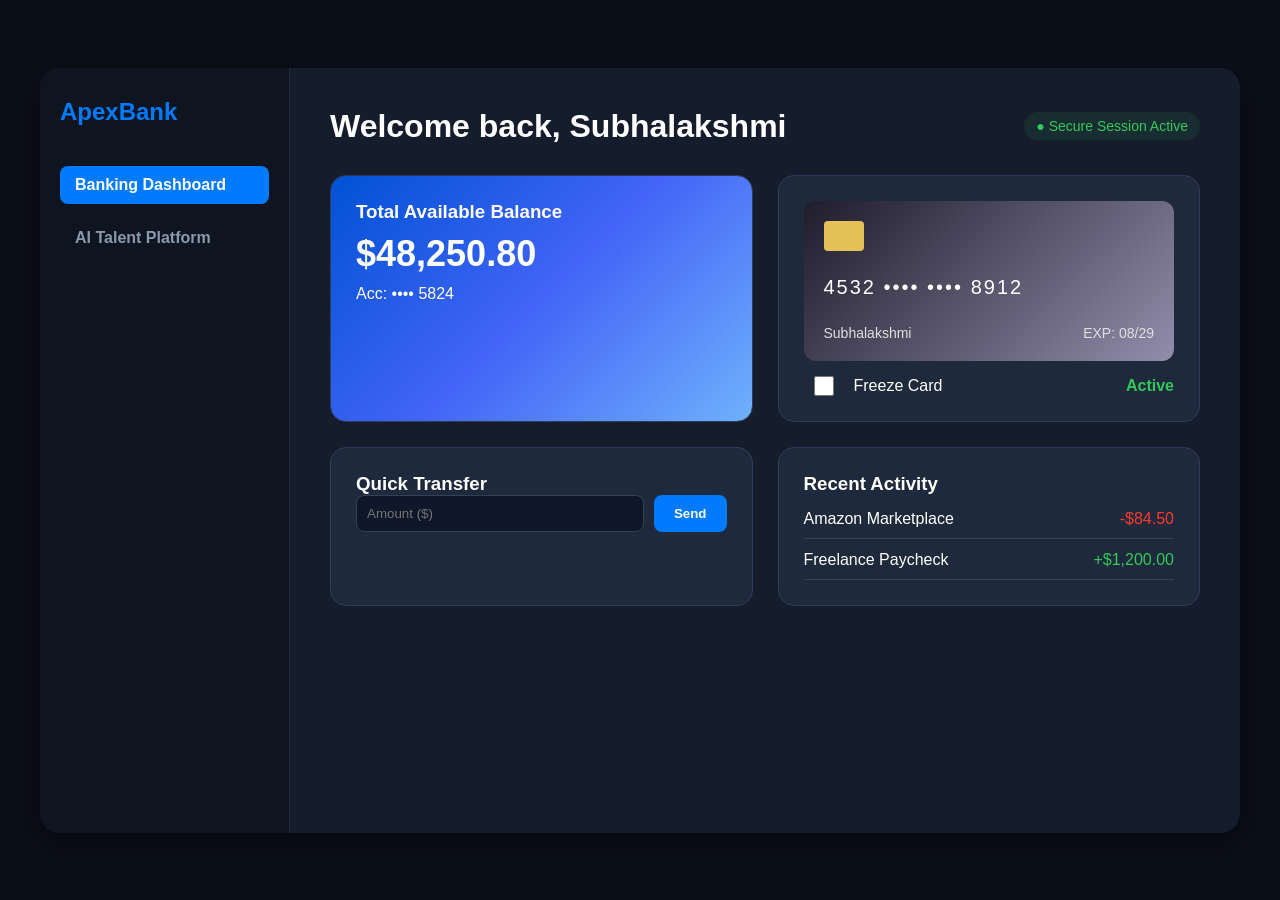
<file: index.html>
<!DOCTYPE html>
<html lang="en">
<head>
    <meta charset="UTF-8">
    <meta name="viewport" content="width=device-width, initial-scale=1.0">
    <title>Apex Digital Banking Dashboard</title>
    <link rel="stylesheet" href="style.css">
</head>
<body>
    <div class="dashboard-container">
        <aside class="sidebar">
            <h2>ApexBank</h2>
            <nav>
                <a href="index.html" class="active">Banking Dashboard</a>
                <a href="hiring.html">AI Talent Platform</a>
            </nav>
        </aside>
        <main class="main-content">
            <header class="main-header">
                <h1>Welcome back, Subhalakshmi</h1>
                <span class="security-tag">● Secure Session Active</span>
            </header>
            <div class="dashboard-grid">
                <div class="card balance-card">
                    <h3>Total Available Balance</h3>
                    <p class="balance-amount">$48,250.80</p>
                    <span class="account-number">Acc: •••• 5824</span>
                </div>
                <div class="card visa-card-wrapper">
                    <div class="digital-card" id="digitalCard">
                        <div class="card-chip"></div>
                        <p class="card-number">4532 •••• •••• 8912</p>
                        <div class="card-footer"><span>Subhalakshmi</span><span>EXP: 08/29</span></div>
                    </div>
                    <div class="card-controls">
                        <label class="control-label">
                            <input type="checkbox" id="freezeToggle"> Freeze Card
                        </label>
                        <p id="cardStatusText" class="status-active">Active</p>
                    </div>
                </div>
                <div class="card transfer-card">
                    <h3>Quick Transfer</h3>
                    <div class="transfer-input-group">
                        <input type="number" id="transferAmount" placeholder="Amount ($)">
                        <button id="sendMoneyBtn">Send</button>
                    </div>
                </div>
                <div class="card ledger-card">
                    <h3>Recent Activity</h3>
                    <ul class="transaction-list">
                        <li class="transaction-item"><span>Amazon Marketplace</span><span class="expense">-$84.50</span></li>
                        <li class="transaction-item"><span>Freelance Paycheck</span><span class="income">+$1,200.00</span></li>
                    </ul>
                </div>
            </div>
        </main>
    </div>
    <script src="script.js"></script>
</body>
</html>
</file>
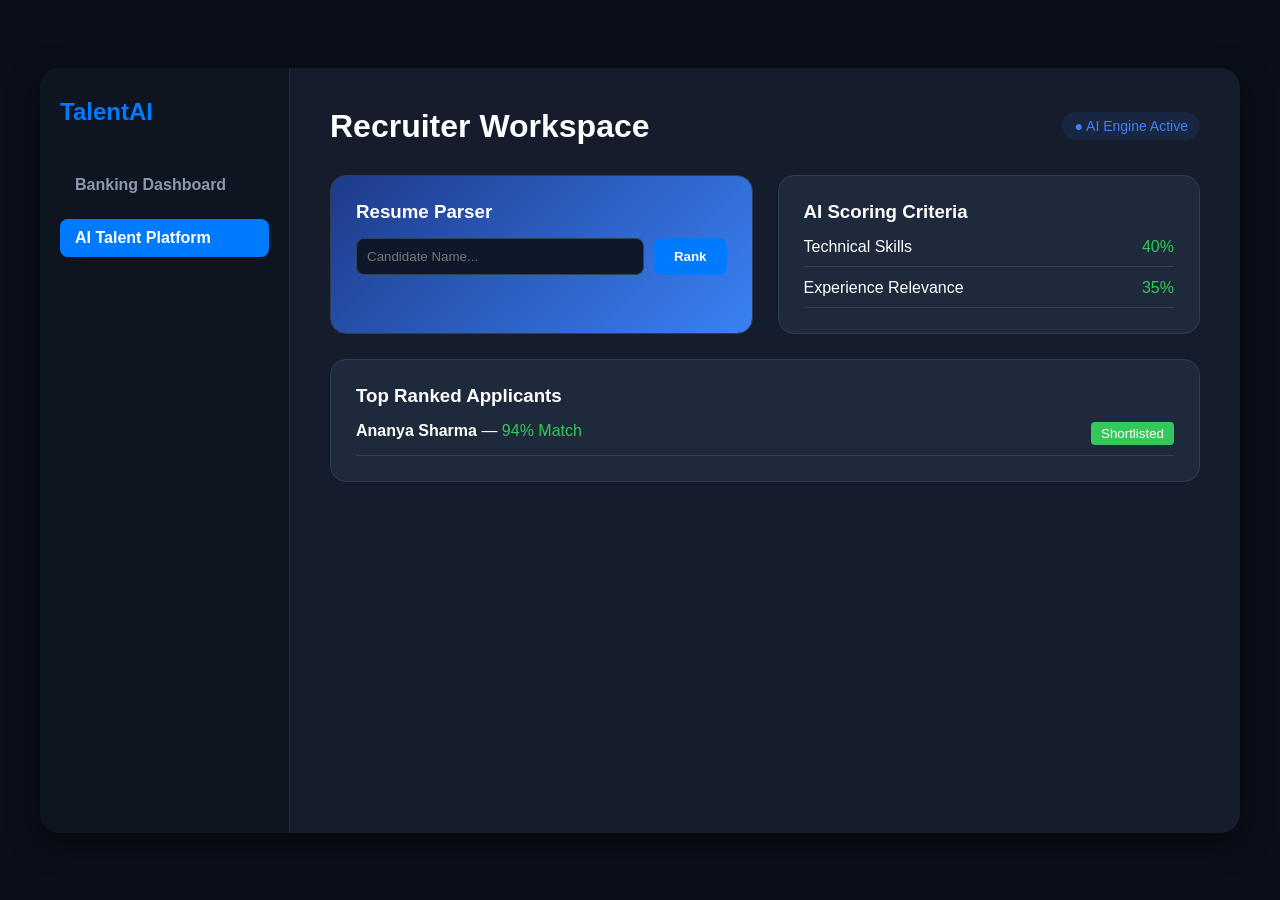
<file: hiring.html>
<!DOCTYPE html>
<html lang="en">
<head>
    <meta charset="UTF-8">
    <meta name="viewport" content="width=device-width, initial-scale=1.0">
    <title>AI Talent Hiring Platform</title>
    <link rel="stylesheet" href="style.css">
</head>
<body>
    <div class="dashboard-container">
        <aside class="sidebar">
            <h2>TalentAI</h2>
            <nav>
                <a href="index.html">Banking Dashboard</a>
                <a href="hiring.html" class="active">AI Talent Platform</a>
            </nav>
        </aside>
        <main class="main-content">
            <header class="main-header">
                <h1>Recruiter Workspace</h1>
                <span class="security-tag" style="color: #3b82f6; background: rgba(59,130,246,0.1)">● AI Engine Active</span>
            </header>
            <div class="dashboard-grid">
                <div class="card balance-card" style="background: linear-gradient(135deg, #1e3a8a, #3b82f6);">
                    <h3>Resume Parser</h3>
                    <div class="transfer-input-group" style="margin-top: 15px;">
                        <input type="text" id="candidateNameInput" placeholder="Candidate Name...">
                        <button id="uploadBtn">Rank</button>
                    </div>
                </div>
                <div class="card ledger-card">
                    <h3>AI Scoring Criteria</h3>
                    <ul class="transaction-list">
                        <li class="transaction-item"><span>Technical Skills</span><span class="income">40%</span></li>
                        <li class="transaction-item"><span>Experience Relevance</span><span class="income">35%</span></li>
                    </ul>
                </div>
                <div class="card ledger-card" style="grid-column: span 2;">
                    <h3>Top Ranked Applicants</h3>
                    <ul class="transaction-list" id="candidateList">
                        <li class="transaction-item">
                            <div><strong>Ananya Sharma</strong> — <span class="income">94% Match</span></div>
                            <button style="padding: 4px 10px; background: #34c759; border:none; border-radius:4px; color:white;">Shortlisted</button>
                        </li>
                    </ul>
                </div>
            </div>
        </main>
    </div>
    <script>
        document.addEventListener('DOMContentLoaded', () => {
            const uploadBtn = document.getElementById('uploadBtn');
            const candidateNameInput = document.getElementById('candidateNameInput');
            const candidateList = document.getElementById('candidateList');

          <script>
        document.addEventListener('DOMContentLoaded', () => {
            const uploadBtn = document.getElementById('uploadBtn');
            const candidateNameInput = document.getElementById('candidateNameInput');
            const candidateList = document.getElementById('candidateList');

            uploadBtn.addEventListener('click', () => {
                const name = candidateNameInput.value.trim();
                if (!name) {
                    alert('Please enter a candidate name to simulate parsing.');
                    return;
                }

                const randomScore = Math.floor(Math.random() * (98 - 75 + 1)) + 75;

                const newCandidate = document.createElement('li');
                newCandidate.className = 'transaction-item';
                newCandidate.innerHTML = `
                    <div>
                        <strong>${name}</strong> — <span class="income">${randomScore}% Match</span>
                    </div>
                    <button style="padding: 4px 10px; background: #34c759; border:none; border-radius:4px; color:white;">Shortlisted</button>
                `;

                candidateList.insertBefore(newCandidate, candidateList.firstChild);
                candidateNameInput.value = '';
            });
        });
    </script>
</body>
</html>
</file>
<file: style.css>
:root {
    --bg-color: #0b0f19;
    --card-bg: #151c2c;
    --accent-blue: #007aff;
    --text-main: #ffffff;
    --text-muted: #8a99ad;
    --success: #34c759;
    --danger: #ff3b30;
}

* {
    box-sizing: border-box;
    margin: 0;
    padding: 0;
    font-family: 'Segoe UI', Tahoma, Geneva, Verdana, sans-serif;
}

body {
    background-color: var(--bg-color);
    color: var(--text-main);
    display: flex;
    justify-content: center;
    align-items: center;
    min-height: 100vh;
}

.dashboard-container {
    display: flex;
    width: 95vw;
    max-width: 1200px;
    height: 85vh;
    background: var(--card-bg);
    border-radius: 20px;
    overflow: hidden;
    box-shadow: 0 10px 30px rgba(0,0,0,0.5);
}

/* Sidebar Styling */
.sidebar {
    width: 250px;
    background: #0e1420;
    padding: 30px 20px;
    display: flex;
    flex-direction: column;
    gap: 40px;
    border-right: 1px solid #1f2a40;
}

.sidebar h2 {
    color: var(--accent-blue);
    font-size: 24px;
}

.sidebar nav {
    display: flex;
    flex-direction: column;
    gap: 15px;
}

.sidebar nav a {
    color: var(--text-muted);
    text-decoration: none;
    font-weight: 600;
    padding: 10px 15px;
    border-radius: 8px;
    transition: 0.3s;
}

.sidebar nav a.active, .sidebar nav a:hover {
    background: var(--accent-blue);
    color: var(--text-main);
}

/* Main Content Area */
.main-content {
    flex: 1;
    padding: 40px;
    overflow-y: auto;
}

.main-header {
    display: flex;
    justify-content: space-between;
    align-items: center;
    margin-bottom: 30px;
}

.security-tag {
    color: var(--success);
    font-size: 14px;
    background: rgba(52, 199, 89, 0.1);
    padding: 6px 12px;
    border-radius: 20px;
}

/* Dashboard Grid Layout */
.dashboard-grid {
    display: grid;
    grid-template-columns: repeat(2, 1fr);
    gap: 25px;
}

.card {
    background: #1e293b;
    border-radius: 16px;
    padding: 25px;
    border: 1px solid #2d3d5a;
}

/* Balance Card */
.balance-card {
    background: linear-gradient(135deg, #0052d4, #4364f7, #6fb1fc);
}
.balance-amount {
    font-size: 36px;
    font-weight: 700;
    margin: 10px 0;
}

/* Visa Credit Card Component */
.digital-card {
    background: linear-gradient(135deg, #1f1c2c, #928dab);
    height: 160px;
    border-radius: 12px;
    padding: 20px;
    display: flex;
    flex-direction: column;
    justify-content: space-between;
    margin-bottom: 15px;
    position: relative;
}

.card-chip {
    width: 40px;
    height: 30px;
    background: #e5c158;
    border-radius: 4px;
}

.card-number {
    font-size: 20px;
    letter-spacing: 2px;
}

.card-footer {
    display: flex;
    justify-content: space-between;
    font-size: 14px;
    color: #e0e0e0;
}

.card-controls {
    display: flex;
    justify-content: space-between;
    align-items: center;
}

/* Toggle Switch Base */
.control-label {
    display: flex;
    align-items: center;
    gap: 10px;
    cursor: pointer;
}

#freezeToggle {
    width: 40px;
    height: 20px;
    cursor: pointer;
}

.status-active { color: var(--success); font-weight: bold; }
.status-frozen { color: var(--danger); font-weight: bold; opacity: 0.6; }

/* Transfer Section */
.contacts-row {
    display: flex;
    gap: 20px;
    margin: 20px 0;
}

.contact-profile {
    display: flex;
    flex-direction: column;
    align-items: center;
    gap: 5px;
}

.avatar {
    width: 45px;
    height: 45px;
    background: var(--accent-blue);
    border-radius: 50%;
    display: flex;
    justify-content: center;
    align-items: center;
    font-weight: bold;
}

.transfer-input-group {
    display: flex;
    gap: 10px;
}

.transfer-input-group input {
    flex: 1;
    padding: 10px;
    background: #0f172a;
    border: 1px solid #334155;
    border-radius: 8px;
    color: white;
}

.transfer-input-group button {
    padding: 10px 20px;
    background: var(--accent-blue);
    border: none;
    border-radius: 8px;
    color: white;
    font-weight: bold;
    cursor: pointer;
}

/* Activity Ledger */
.transaction-list {
    list-style: none;
    margin-top: 15px;
    display: flex;
    flex-direction: column;
    gap: 12px;
}

.transaction-item {
    display: flex;
    justify-content: space-between;
    padding-bottom: 10px;
    border-bottom: 1px solid #334155;
}

.expense { color: var(--danger); }
.income { color: var(--success); }
</file>
